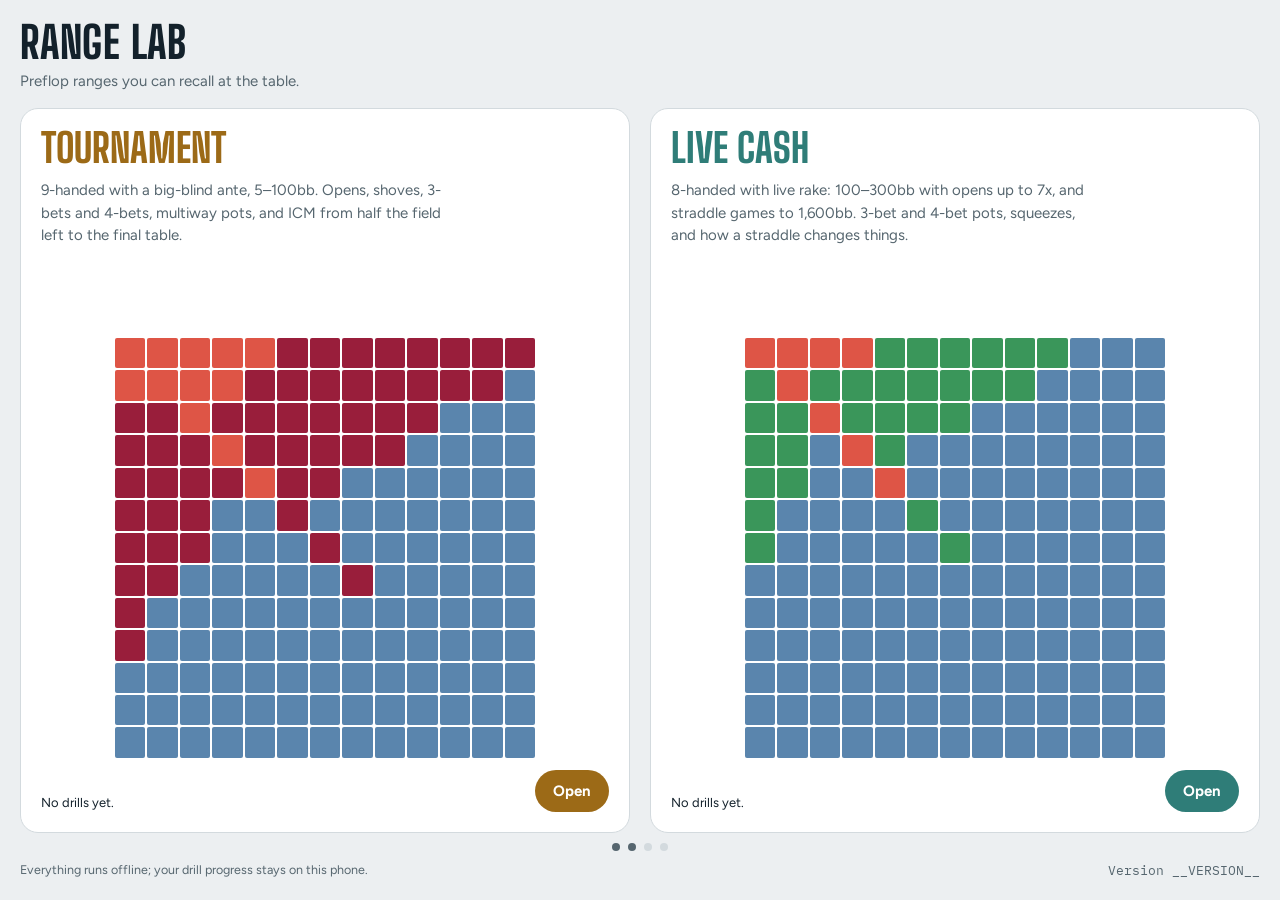
<file: range-lab-app/web/index.html>
<!doctype html>
<html lang="en" class="app">
<head>
<meta charset="utf-8">
<meta name="viewport" content="width=device-width,initial-scale=1,viewport-fit=cover">
<title>Range Lab</title>
<link rel="stylesheet" href="https://fonts.googleapis.com/css2?family=Big+Shoulders+Display:wght@600;800&family=Figtree:wght@400;500;600;700&family=IBM+Plex+Mono:wght@400;500;600&display=swap">
<style>
/* Home: four doors, one per trainer, in a row that scrolls sideways and snaps to each door: two at a time
   unfolded, one at a time folded. The page never scrolls up and down: the doors fill the height left by the
   header and footer, and the decorative chart takes whatever height is spare (full size when there's room). */
:root{
  --bg:#eceff1; --surface:#ffffff; --line:#d3dade; --fg:#13212b; --muted:#56666f;
  --mtt:#9c6a17; --cash:#2f7d78; --sng:#6a4fc0; --kp:#b23c5a; --go-fg:#ffffff; --k-F:#5a85ad; --k-R:#de5546; --k-J:#991e3b; --k-C:#3a965a; --empty:#dfe5e8;
  --f-display:'Big Shoulders Display','Roboto Condensed','sans-serif-condensed',sans-serif;
  --f-body:'Figtree',system-ui,sans-serif; --f-mono:'IBM Plex Mono',monospace;
}
@media (prefers-color-scheme: dark){
  :root:not([data-theme="light"]){ --bg:#0e1418; --surface:#151d22; --line:#29343b; --fg:#e4eaed; --muted:#92a1aa; --mtt:#e0aa55; --cash:#5cc2b8; --sng:#a690f2; --kp:#ec8aa3; --go-fg:#10161a; --k-F:#3c6990; --k-R:#d4513e; --k-J:#8c1b37; --k-C:#359157; --empty:#212b31; color-scheme:dark; }
}
:root[data-theme="dark"]{ --bg:#0e1418; --surface:#151d22; --line:#29343b; --fg:#e4eaed; --muted:#92a1aa; --mtt:#e0aa55; --cash:#5cc2b8; --sng:#a690f2; --kp:#ec8aa3; --go-fg:#10161a; --k-F:#3c6990; --k-R:#d4513e; --k-J:#8c1b37; --k-C:#359157; --empty:#212b31; color-scheme:dark; }
*{box-sizing:border-box}
html,body{height:100%}
body{margin:0;background:var(--bg);color:var(--fg);font:15px/1.5 var(--f-body);display:flex;flex-direction:column;overflow-y:auto;-webkit-tap-highlight-color:transparent}
header{padding-inline:20px;padding-block:22px 6px}
header h1{margin:0;font:800 44px/0.95 var(--f-display);text-transform:uppercase;letter-spacing:.01em}
header p{margin:6px 0 0;color:var(--muted)}
.doors{flex:1 1 0;min-height:0;display:grid;grid-auto-flow:column;grid-auto-columns:100%;grid-template-rows:minmax(0,1fr);gap:16px;padding-block:12px 10px;margin-inline:20px;overflow-x:auto;overflow-y:hidden;scroll-snap-type:x mandatory;overscroll-behavior-x:contain;scrollbar-width:none}
.doors::-webkit-scrollbar{display:none}
@media (min-width:600px){ .doors{grid-auto-columns:calc((100% - 20px) / 2);gap:20px;padding-block:10px 8px} }
a.door{scroll-snap-align:start;min-height:0;display:flex;flex-direction:column;gap:12px;text-decoration:none;color:inherit;background:var(--surface);border:1px solid var(--line);border-radius:18px;padding:20px;position:relative;overflow:hidden}
a.door:active{transform:scale(.99)}
a.door h2{margin:0;font:800 40px/0.95 var(--f-display);text-transform:uppercase}
a.door p{margin:0;color:var(--muted);max-width:42ch}
a.door .foot{margin-top:auto;display:flex;align-items:flex-end;justify-content:space-between;gap:12px}
a.door .stats{display:flex;flex-direction:column;gap:2px;font-size:13px;min-width:0}
a.door .stats b{font-variant-numeric:tabular-nums}
a.door .go{flex:none;padding:10px 18px;border-radius:999px;font-weight:700;color:var(--go-fg)}
.mtt h2{color:var(--mtt)} .mtt .go{background:var(--mtt)}
.cash h2{color:var(--cash)} .cash .go{background:var(--cash)}
.sng h2{color:var(--sng)} .sng .go{background:var(--sng)}
.kp h2{color:var(--kp)} .kp .go{background:var(--kp)}
svg.motif{display:none}
.chart-box{display:flex;flex:1 1 0;min-height:0;container-type:size}
.chart{display:grid;grid-template-columns:repeat(13,minmax(0,1fr));gap:2px;width:min(100cqw,100cqh,420px);margin:auto auto 0}  /* bottom-aligned so the three line up */
.chart i{aspect-ratio:1;border-radius:2px;background:var(--empty)}
/* dots under the doors: which ones are in view; tap one to scroll there */
.dots{display:flex;justify-content:center;gap:8px;padding-block:2px 10px}
.dots button{width:8px;height:8px;padding:0;border:0;border-radius:50%;background:var(--line);cursor:pointer}
.dots button.on{background:var(--muted)}
@media (max-width:599px){ header{padding-block:16px 4px} a.door{padding:18px} }
footer{padding-inline:20px;padding-block:0 20px;color:var(--muted);font-size:12.5px;display:flex;flex-wrap:wrap;justify-content:space-between;gap:4px 16px}
footer .ver{font-family:var(--f-mono);font-variant-numeric:tabular-nums}
</style>
</head>
<body>
<header>
  <h1>Range Lab</h1>
  <p>Preflop ranges you can recall at the table.</p>
</header>
<main class="doors">
  <a class="door mtt" href="tournament.html">
    <svg class="motif" viewBox="0 0 44 44" aria-hidden="true" id="m1"></svg>
    <h2>Tournament</h2>
    <p>9-handed with a big-blind ante, 5–100bb. Opens, shoves, 3-bets and 4-bets, multiway pots, and ICM from half the field left to the final table.</p>
    <div class="chart-box" aria-hidden="true"><div class="chart" id="c1"></div></div>
    <div class="foot"><div class="stats" id="s-mtt"></div><span class="go">Open</span></div>
  </a>
  <a class="door cash" href="cash.html">
    <svg class="motif" viewBox="0 0 44 44" aria-hidden="true" id="m2"></svg>
    <h2>Live Cash</h2>
    <p>8-handed with live rake: 100–300bb with opens up to 7x, and straddle games to 1,600bb. 3-bet and 4-bet pots, squeezes, and how a straddle changes things.</p>
    <div class="chart-box" aria-hidden="true"><div class="chart" id="c2"></div></div>
    <div class="foot"><div class="stats" id="s-cash"></div><span class="go">Open</span></div>
  </a>
  <a class="door sng" href="sng.html">
    <svg class="motif" viewBox="0 0 44 44" aria-hidden="true" id="m3"></svg>
    <h2>Heads-Up &amp; Spins</h2>
    <p>MTT heads-up, heads-up sit &amp; go and 3-handed Spin &amp; Go, 1–72bb. Limp, raise and shove lines, 3-bet pots and push/fold.</p>
    <div class="chart-box" aria-hidden="true"><div class="chart" id="c3"></div></div>
    <div class="foot"><div class="stats" id="s-sng"></div><span class="go">Open</span></div>
  </a>
  <a class="door kp" href="kpoker.html">
    <svg class="motif" viewBox="0 0 44 44" aria-hidden="true" id="m4"></svg>
    <h2>K Poker</h2>
    <p>7-handed at 100bb with an ante from every seat and a 1bb small blind. First in, limped pots, opens from 3 to 7bb, 3-bet and 4-bet pots.</p>
    <div class="chart-box" aria-hidden="true"><div class="chart" id="c4"></div></div>
    <div class="foot"><div class="stats" id="s-kp"><span>Charts, Spot builder and Hand lens</span></div><span class="go">Open</span></div>
  </a>
</main>
<div class="dots" id="dots" role="tablist" aria-label="Trainers"></div>
<footer><span>Everything runs offline; your drill progress stays on this phone.</span><span class="ver">Version __VERSION__</span></footer>
<script>
'use strict';
function motif(id, pat) {
  const el = document.getElementById(id); let h = '';
  pat.forEach((row, i) => [...row].forEach((c, j) => { h += `<rect x="${j * 11}" y="${i * 11}" width="9.5" height="9.5" rx="1.5" fill="var(--k-${c})"/>`; }));
  el.innerHTML = h;
}
motif('m1', ['JJJR', 'JJRF', 'JRFF', 'RFFF']);
motif('m2', ['RRRC', 'RRCF', 'RCFF', 'CFFF']);
motif('m3', ['JRRR', 'RRCC', 'RCCC', 'CCCF']);
motif('m4', ['RCCC', 'RCCF', 'CCFF', 'CFFF']);
// a decorative opening-range shape: pairs on the diagonal, suited hands above it, offsuit below
function chart(id, hi, mid, top, edge) {
  let h = '';
  for (let i = 0; i < 13; i++) for (let j = 0; j < 13; j++) {
    const s = (12 - Math.min(i, j)) + (12 - Math.max(i, j)) * 0.6 + (i < j ? 2.2 : 0) + (i === j ? 7 : 0);
    const k = s > top ? hi : s > edge ? mid : 'F';
    h += `<i style="background:var(--k-${k})"></i>`;
  }
  document.getElementById(id).innerHTML = h;
}
chart('c1', 'R', 'J', 18.5, 13.5);
chart('c2', 'R', 'C', 19.5, 15.5);
chart('c3', 'R', 'C', 9, 2.5);
chart('c4', 'R', 'C', 18.5, 11);
// one dot per door; the dots of the doors in view are lit, and tapping a dot scrolls its door into view
(function () {
  const box = document.querySelector('.doors'), doors = [...box.querySelectorAll('a.door')], dots = document.getElementById('dots');
  dots.innerHTML = doors.map((d, i) => `<button aria-label="${d.querySelector('h2').textContent}" data-i="${i}"></button>`).join('');
  const sync = () => { const r = box.getBoundingClientRect(); [...dots.children].forEach((b, i) => { const c = doors[i].getBoundingClientRect(); b.classList.toggle('on', c.left >= r.left - 2 && c.right <= r.right + 2); }); };
  dots.addEventListener('click', e => { const b = e.target.closest('button'); if (b) box.scrollTo({ left: doors[+b.dataset.i].offsetLeft - doors[0].offsetLeft, behavior: 'smooth' }); });
  box.addEventListener('scroll', () => requestAnimationFrame(sync), { passive: true });
  window.addEventListener('resize', sync); sync();
  // come back to the door you left from
  try { const k = +sessionStorage.getItem('home-x'); if (k) box.scrollLeft = k; } catch (e) { }
  window.addEventListener('pagehide', () => { try { sessionStorage.setItem('home-x', box.scrollLeft); } catch (e) { } });
  sync();
})();
// versions before 2.0.10 saved these under the old page name: move them over once so settings and drill history carry on
for (const [from, to] of [['v600-ui', 'tournament-ui'], ['v600-progress', 'tournament-progress']]) { try { const v = localStorage.getItem(from); if (v != null && localStorage.getItem(to) == null) localStorage.setItem(to, v); localStorage.removeItem(from); } catch (e) { } }
function stats(key, el) {
  let d = null; try { d = JSON.parse(localStorage.getItem(key) || 'null'); } catch (e) { }
  if (!d || !d.log || !d.log.length) { el.innerHTML = '<span>No drills yet.</span>'; return; }
  const last = d.log[d.log.length - 1];
  const names = { quick: 'Quick-fire', paint: 'Paint', edges: 'Edges', numbers: 'Numbers', seats: 'Seats' };
  const now = Date.now() / 60000;
  const due = Object.values(d.items || {}).filter(v => v[1] <= now).length;
  el.innerHTML = `<span>Last drill: ${new Date(last[0]).toLocaleDateString(undefined, { month: 'short', day: 'numeric' })} · ${names[last[1]] || last[1]} · <b>${last[3]}%</b></span><span><b>${due}</b> review${due === 1 ? '' : 's'} due</span>`;
}
stats('tournament-progress', document.getElementById('s-mtt'));
stats('cash-progress', document.getElementById('s-cash'));
stats('sng-progress', document.getElementById('s-sng'));
window.addEventListener('pageshow', () => { stats('tournament-progress', document.getElementById('s-mtt')); stats('cash-progress', document.getElementById('s-cash')); stats('sng-progress', document.getElementById('s-sng')); });
</script>
</body>
</html>
</file>
